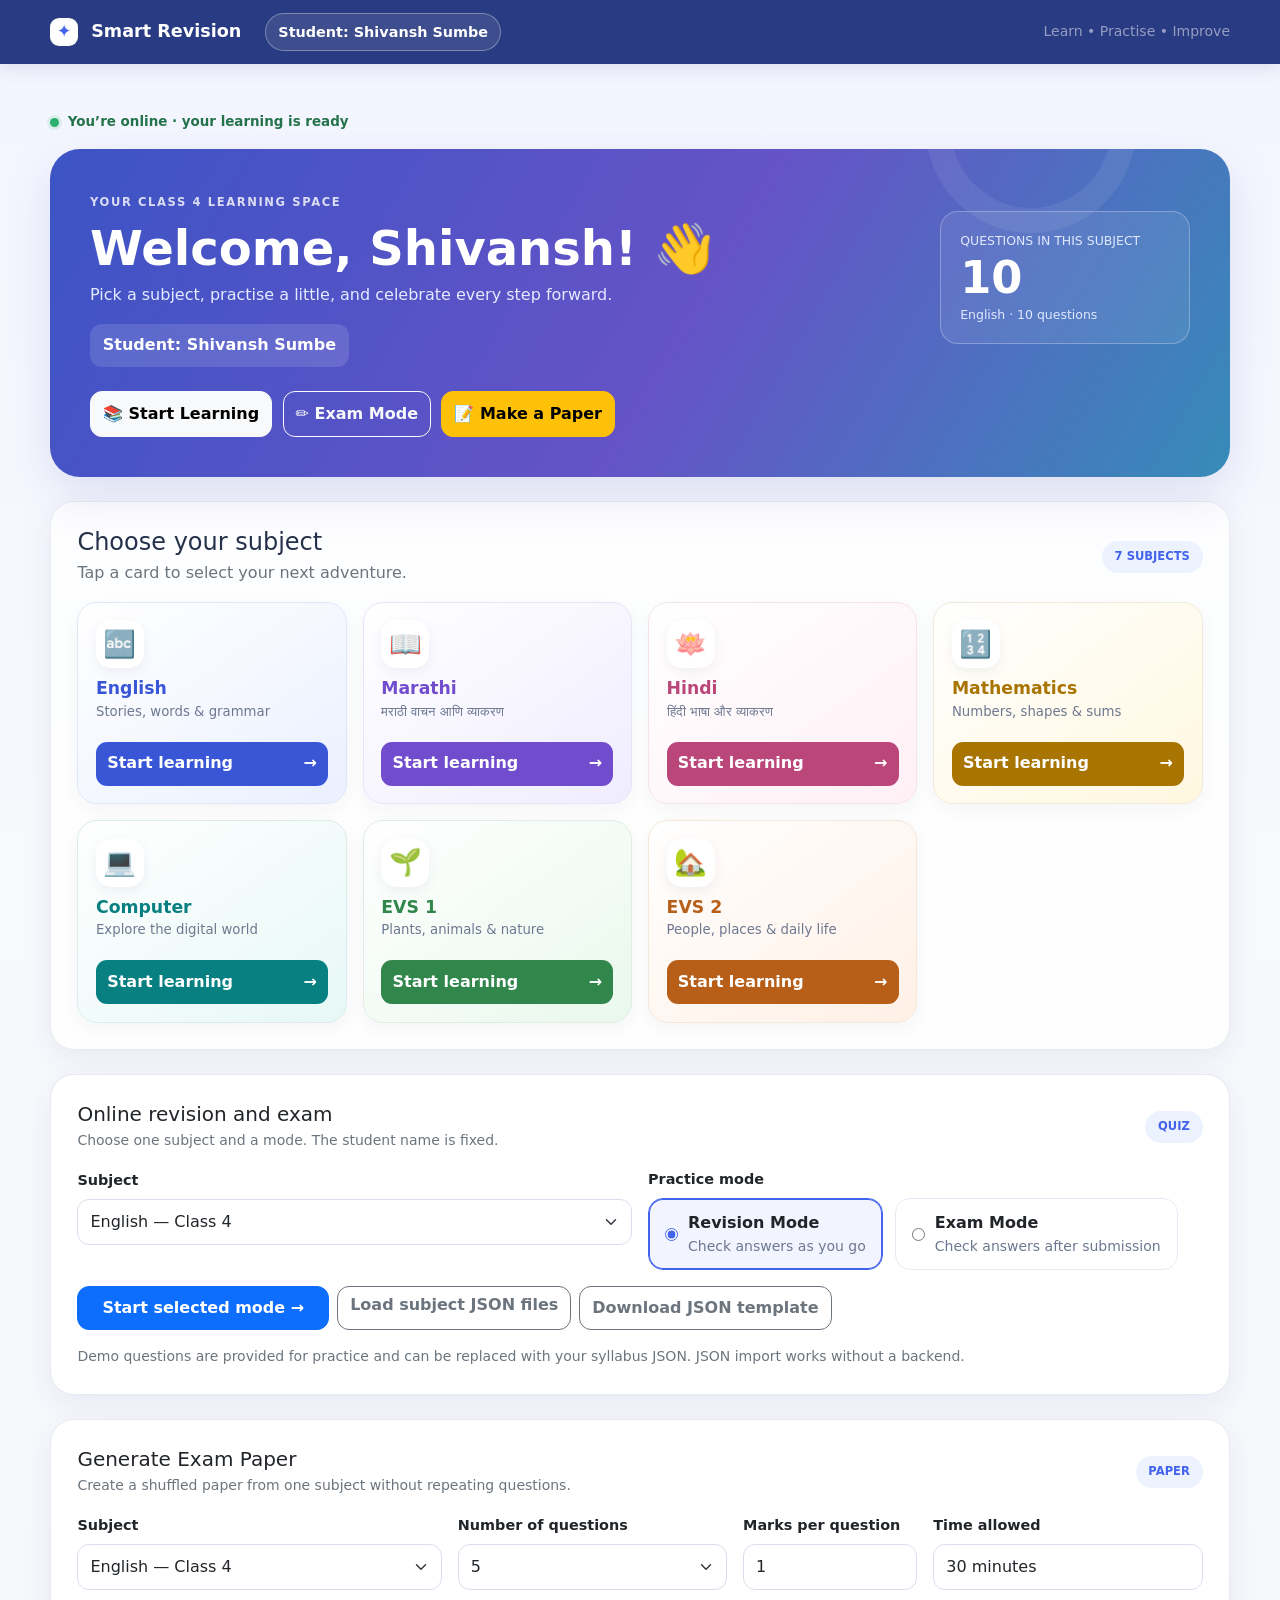
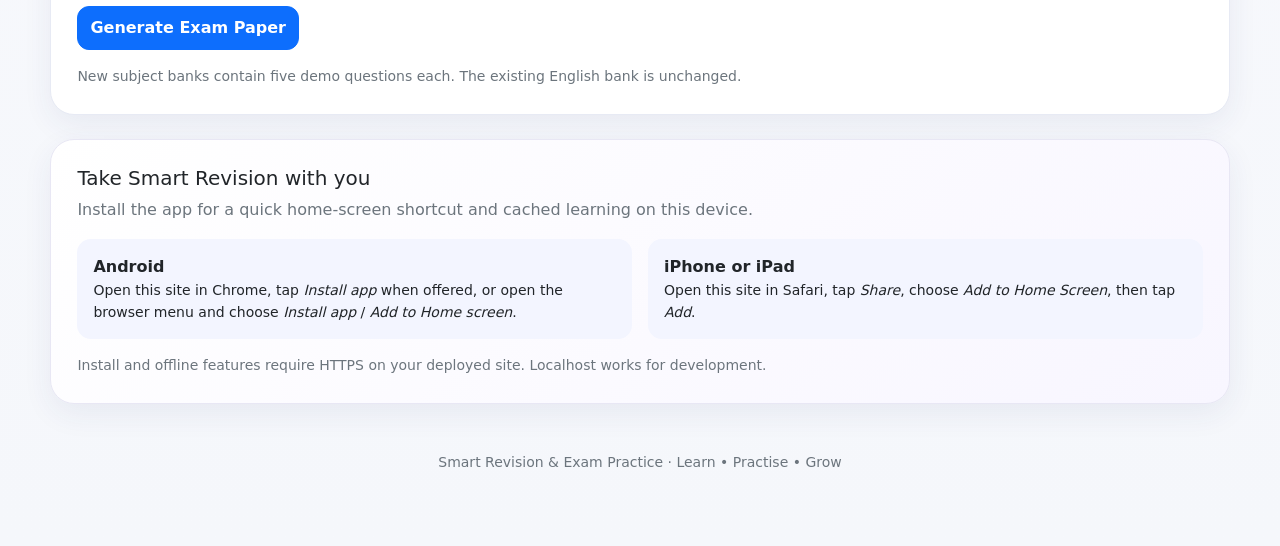
<file: index.html>
<!doctype html>
<html lang="en">
<head>
  <meta charset="utf-8"><meta name="viewport" content="width=device-width, initial-scale=1, viewport-fit=cover">
  <meta name="theme-color" content="#2457d6"><meta name="description" content="A fun, child-friendly learning and exam-practice app for school students.">
  <meta name="apple-mobile-web-app-capable" content="yes"><meta name="apple-mobile-web-app-title" content="Smart Revision"><meta name="apple-mobile-web-app-status-bar-style" content="default">
  <meta name="mobile-web-app-capable" content="yes"><meta name="color-scheme" content="light">
  <link rel="manifest" href="./manifest.webmanifest"><link rel="icon" type="image/png" sizes="192x192" href="./icons/icon-192.png"><link rel="apple-touch-icon" href="./icons/apple-touch-icon.png">
  <title>Smart Revision &amp; Exam Practice</title>
  <link href="https://cdn.jsdelivr.net/npm/bootstrap@5.3.3/dist/css/bootstrap.min.css" rel="stylesheet">
  <link href="styles.css" rel="stylesheet">
</head>
<body>
  <nav class="navbar navbar-dark app-navbar"><div class="container flex-wrap gap-2"><a class="navbar-brand fw-bold" href="#home"><span class="brand-icon" aria-hidden="true">✦</span> Smart Revision</a><span class="student-badge">Student: Shivansh Sumbe</span><div class="nav-actions"><span class="navbar-text text-white-50 small">Learn • Practise • Improve</span><button class="btn btn-light btn-sm d-none" id="installAppBtn" type="button">Install app</button></div></div></nav>
  <main class="container py-4 py-lg-5">
    <div class="connection-banner" id="connectionBanner" role="status" aria-live="polite"><span class="connection-dot" aria-hidden="true"></span><span id="connectionText">Checking connection…</span></div>
    <section class="hero-card mb-4" id="home"><div class="hero-content"><div><span class="eyebrow">YOUR CLASS 4 LEARNING SPACE</span><h1 class="display-5 fw-bold mt-2 mb-2">Welcome, Shivansh! <span aria-hidden="true">👋</span></h1><p class="mb-3 hero-copy">Pick a subject, practise a little, and celebrate every step forward.</p><strong class="hero-student">Student: Shivansh Sumbe</strong></div><div class="hero-stat"><div class="stat-label">QUESTIONS IN THIS SUBJECT</div><div class="stat-number" id="heroQuestionCount">—</div><div class="stat-note" id="questionCountSubject">Choose a subject to begin</div></div></div><div class="hero-shortcuts"><button class="btn btn-light" type="button" data-mode-shortcut="practice">📚 Start Learning</button><button class="btn btn-outline-light" type="button" data-mode-shortcut="exam">✏️ Exam Mode</button><a class="btn btn-warning" href="#generatorPanel">📝 Make a Paper</a></div></section>
    <section class="dashboard-section mb-4" aria-labelledby="subjectsHeading"><div class="section-heading mb-3"><div><h2 class="h4 mb-1" id="subjectsHeading">Choose your subject</h2><p class="text-secondary mb-0">Tap a card to select your next adventure.</p></div><span class="step-pill">7 SUBJECTS</span></div><div class="subject-grid" id="subjectCards"></div></section>
    <section class="card app-card d-none mb-4" id="lastResultCard" aria-live="polite"><div class="card-body d-flex flex-wrap align-items-center justify-content-between gap-3"><div><span class="eyebrow">YOUR LATEST RESULT</span><h2 class="h5 mt-1 mb-1" id="lastResultTitle"></h2><p class="text-secondary mb-0" id="lastResultDate"></p></div><div class="last-result-score" id="lastResultScore"></div></div></section>
    <div id="alertArea" aria-live="polite"></div>
    <section class="card app-card mb-4" id="setupPanel"><div class="card-body p-3 p-lg-4"><div class="section-heading mb-3"><div><h2 class="h5 mb-1">Online revision and exam</h2><p class="text-secondary mb-0 small">Choose one subject and a mode. The student name is fixed.</p></div><span class="step-pill">QUIZ</span></div>
      <div class="row g-3"><div class="col-12 col-md-6"><label class="form-label" for="subjectSelect">Subject</label><select class="form-select" id="subjectSelect"></select></div><div class="col-12 col-md-6"><label class="form-label d-block">Practice mode</label><div class="mode-options"><label class="mode-option"><input type="radio" name="mode" value="practice" checked><span><strong>Revision Mode</strong><small>Check answers as you go</small></span></label><label class="mode-option"><input type="radio" name="mode" value="exam"><span><strong>Exam Mode</strong><small>Check answers after submission</small></span></label></div></div>
      <div class="col-12 d-flex flex-wrap gap-2 align-items-center"><button class="btn btn-primary px-4" id="startBtn">Start selected mode <span aria-hidden="true">→</span></button><label class="btn btn-outline-secondary mb-0">Load subject JSON files<input id="jsonUpload" type="file" accept=".json,application/json" multiple hidden></label><button class="btn btn-outline-secondary" id="downloadTemplateBtn" type="button">Download JSON template</button></div><div class="col-12"><div class="small text-secondary">Demo questions are provided for practice and can be replaced with your syllabus JSON. JSON import works without a backend.</div></div></div>
    </div></section>
    <section class="card app-card mb-4" id="generatorPanel"><div class="card-body p-3 p-lg-4"><div class="section-heading mb-3"><div><h2 class="h5 mb-1">Generate Exam Paper</h2><p class="text-secondary mb-0 small">Create a shuffled paper from one subject without repeating questions.</p></div><span class="step-pill">PAPER</span></div>
      <div class="row g-3 align-items-end"><div class="col-12 col-sm-6 col-lg-4"><label class="form-label" for="paperSubjectSelect">Subject</label><select class="form-select" id="paperSubjectSelect"></select></div><div class="col-6 col-lg-3"><label class="form-label" for="questionCountSelect">Number of questions</label><select class="form-select" id="questionCountSelect"><option value="5">5</option><option value="10">10</option><option value="15">15</option><option value="20">20</option><option value="all">All Available</option></select></div><div class="col-6 col-lg-2"><label class="form-label" for="marksPerQuestion">Marks per question</label><input class="form-control" id="marksPerQuestion" type="number" min="1" max="100" step="1" value="1"></div><div class="col-12 col-sm-6 col-lg-3"><label class="form-label" for="timeAllowed">Time allowed</label><input class="form-control" id="timeAllowed" value="30 minutes"></div><div class="col-12 d-flex flex-wrap gap-2"><button class="btn btn-primary" id="generatePaperBtn" type="button">Generate Exam Paper</button><button class="btn btn-outline-primary d-none" id="printPaperBtn" type="button">Print Exam Paper</button><button class="btn btn-outline-secondary d-none" id="printAnswerKeyBtn" type="button">Print Answer Key</button></div><div class="col-12"><p class="small text-secondary mb-0" id="paperNotice" aria-live="polite">New subject banks contain five demo questions each. The existing English bank is unchanged.</p></div></div>
      <article class="exam-paper d-none mt-4" id="examPaper" aria-live="polite"></article>
    </div></section>
    <section class="card app-card d-none" id="quizPanel"><div class="card-body p-3 p-lg-4"><div class="d-flex flex-wrap justify-content-between align-items-start gap-3 mb-3"><div><div class="eyebrow" id="quizSubtitle">REVISION</div><h2 class="h4 mb-1" id="quizTitle">Practice questions</h2><div class="text-secondary small" id="studentGreeting"></div></div><button class="btn btn-outline-secondary btn-sm" id="changeSetupBtn">Back to subjects</button></div>
      <div class="d-flex justify-content-between small text-secondary mb-2"><span id="progressLabel"></span><span id="scoreLabel">Score: 0</span></div><div class="progress mb-4" role="progressbar" aria-label="Question progress" aria-valuemin="0" aria-valuemax="100" aria-valuenow="0"><div class="progress-bar" id="progressBar" style="width:0%"></div></div><div id="questionContainer"></div><div class="feedback-box mt-3 d-none" id="feedbackBox" aria-live="polite"></div>
      <div class="d-flex flex-wrap gap-2 justify-content-between mt-4"><button class="btn btn-outline-secondary" id="prevBtn">← Previous</button><div class="d-flex flex-wrap gap-2 ms-auto"><button class="btn btn-outline-primary" id="checkBtn">Check answers</button><button class="btn btn-primary" id="nextBtn">Next question →</button><button class="btn btn-success d-none" id="submitBtn">Submit paper</button></div></div>
    </div></section>
    <section class="card app-card d-none mt-4" id="resultPanel"><div class="card-body p-3 p-lg-4"><div class="result-header"><div><span class="eyebrow">REVISION REPORT</span><h2 class="h3 fw-bold mt-2 mb-1" id="resultTitle">Practice complete!</h2><p class="text-secondary mb-0" id="resultSubtitle"></p></div><div class="result-score"><div class="result-percent" id="resultPercent">0%</div><div class="small text-secondary">Your score</div></div></div><div class="row g-3 my-3" id="resultStats"></div><div class="d-flex flex-wrap gap-2 mb-3"><button class="btn btn-primary" id="retryWrongBtn">Practise wrong answers</button><button class="btn btn-outline-primary" id="retryAllBtn">Try again</button><button class="btn btn-outline-secondary" id="changeSubjectBtn">Choose another subject</button><button class="btn btn-outline-secondary" id="printBtn">Print report</button><button class="btn btn-outline-secondary" id="exportResultBtn">Download result JSON</button></div><h3 class="h5 mt-4">Answer review</h3><div id="reviewList" class="review-list"></div></div></section>
    <section class="card app-card install-help mb-4" id="installHelp"><div class="card-body"><h2 class="h5">Take Smart Revision with you</h2><p class="text-secondary">Install the app for a quick home-screen shortcut and cached learning on this device.</p><div class="install-help-grid"><div><strong>Android</strong><p class="small mb-0">Open this site in Chrome, tap <em>Install app</em> when offered, or open the browser menu and choose <em>Install app</em> / <em>Add to Home screen</em>.</p></div><div><strong>iPhone or iPad</strong><p class="small mb-0">Open this site in Safari, tap <em>Share</em>, choose <em>Add to Home Screen</em>, then tap <em>Add</em>.</p></div></div><p class="small text-secondary mt-3 mb-0">Install and offline features require HTTPS on your deployed site. Localhost works for development.</p></div></section>
    <footer class="text-center small text-secondary py-4">Smart Revision &amp; Exam Practice · Learn • Practise • Grow</footer>
  </main><script src="app.js"></script>
</body></html>
</file>
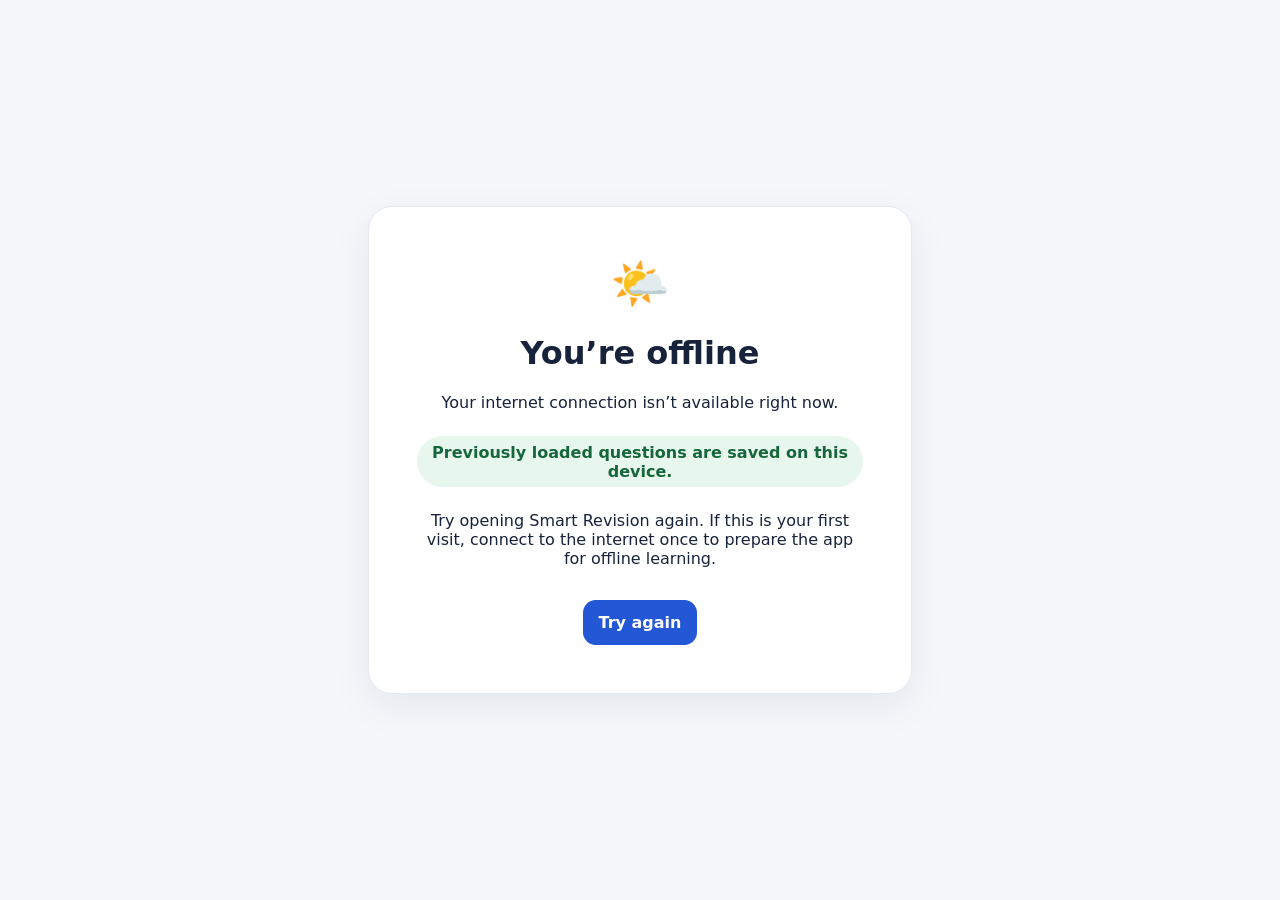
<file: offline.html>
<!doctype html>
<html lang="en">
<head>
  <meta charset="utf-8">
  <meta name="viewport" content="width=device-width, initial-scale=1">
  <meta name="theme-color" content="#2457d6">
  <title>You’re offline · Smart Revision</title>
  <style>
    :root{font-family:system-ui,-apple-system,"Segoe UI",sans-serif;color:#17233b;background:#f5f7fb}
    *{box-sizing:border-box}
    body{min-height:100vh;margin:0;display:grid;place-items:center;padding:1rem}
    main{max-width:34rem;padding:clamp(1.5rem,6vw,3rem);border:1px solid #e4e9f2;border-radius:1.5rem;background:#fff;box-shadow:0 12px 40px #17233b12;text-align:center}
    .icon{font-size:3rem}.pill{display:inline-block;margin:.5rem 0;padding:.4rem .75rem;border-radius:99px;background:#e7f7ee;color:#17663b;font-weight:700}
    a{display:inline-block;margin-top:1rem;padding:.8rem 1rem;border-radius:.8rem;background:#2457d6;color:#fff;text-decoration:none;font-weight:700}
  </style>
</head>
<body>
  <main>
    <div class="icon" aria-hidden="true">🌤️</div>
    <h1>You’re offline</h1>
    <p>Your internet connection isn’t available right now.</p>
    <p class="pill">Previously loaded questions are saved on this device.</p>
    <p>Try opening Smart Revision again. If this is your first visit, connect to the internet once to prepare the app for offline learning.</p>
    <a href="./index.html">Try again</a>
  </main>
</body>
</html>
</file>
<file: styles.css>
:root{--brand:#2457d6;--ink:#17233b;--muted:#667085;--line:#e4e9f2;--surface:#fff;--soft:#f4f7fc}*{box-sizing:border-box}body{background:#f5f7fb;color:var(--ink);font-family:Inter,ui-sans-serif,system-ui,-apple-system,"Segoe UI",sans-serif}.app-navbar{background:#172d65}.brand-icon{display:inline-grid;place-items:center;background:#fff;color:var(--brand);width:28px;height:28px;border-radius:9px;margin-right:7px}.hero-card{padding:clamp(1.25rem,3vw,2.5rem);border-radius:24px;color:#fff;background:linear-gradient(120deg,#193a91,#2457d6 65%,#5989fa);box-shadow:0 14px 38px #234a9c22}.eyebrow{font-size:.72rem;font-weight:800;letter-spacing:.14em;opacity:.8}.hero-copy{color:#e4ebff;max-width:650px}.hero-stat{padding:1.2rem;border:1px solid #ffffff44;background:#ffffff14;border-radius:18px}.stat-label,.stat-note{font-size:.78rem;color:#e0e8ff}.stat-number{font-size:2.6rem;font-weight:800;line-height:1.2}.app-card{border:1px solid var(--line);border-radius:20px;box-shadow:0 6px 22px #142b5510;overflow:hidden}.section-heading,.result-header{display:flex;align-items:center;justify-content:space-between;gap:1rem}.step-pill{background:#edf2ff;color:var(--brand);border-radius:999px;padding:.45rem .8rem;font-size:.72rem;font-weight:800}.form-label{font-size:.9rem;font-weight:650}.form-control,.form-select{min-height:44px;border-color:#d8dfeb}.mode-options{display:flex;flex-wrap:wrap;gap:12px}.mode-option{display:flex;align-items:center;gap:10px;border:1px solid var(--line);border-radius:14px;padding:12px 16px;min-width:220px;cursor:pointer;background:#fff}.mode-option input{accent-color:var(--brand)}.mode-option span{display:flex;flex-direction:column}.mode-option small{color:var(--muted)}.question-type{display:inline-block;background:#edf2ff;color:#244db4;border-radius:999px;padding:.35rem .7rem;font-size:.75rem;font-weight:750;margin-bottom:.8rem}.question-text{font-size:clamp(1.15rem,2.4vw,1.55rem);font-weight:750;line-height:1.45;margin-bottom:1.1rem}.question-item{padding:1rem;border:1px solid var(--line);border-radius:14px;background:#fff;margin-bottom:.75rem}.question-item.correct-item{border-color:#72c99a;background:#f1fbf5}.question-item.wrong-item{border-color:#f0a1a1;background:#fff6f6}.item-prompt{font-weight:650;margin-bottom:.6rem}.answer-input{max-width:100%}.feedback-box{padding:1rem;border-radius:12px;font-weight:700}.feedback-box.success{background:#eaf8ef;color:#17663b}.feedback-box.error{background:#fff0f0;color:#a32626}.progress{height:8px;border-radius:99px;background:#e7ebf3}.progress-bar{background:var(--brand);border-radius:99px}.result-score{min-width:100px;text-align:center;padding:1rem;border-radius:16px;background:#edf2ff}.result-percent{font-size:2rem;font-weight:850;color:var(--brand)}.stat-card{height:100%;padding:1rem;border:1px solid var(--line);border-radius:14px;background:#fff}.stat-card .number{font-size:1.55rem;font-weight:800}.stat-card .label{font-size:.83rem;color:var(--muted)}.review-item{padding:1rem;border:1px solid var(--line);border-radius:14px;margin-bottom:.7rem;background:#fff}.review-correct{border-left:4px solid #24a05a}.review-wrong{border-left:4px solid #dc4545}.review-question{font-weight:750;margin-bottom:.45rem}.review-answer{font-size:.92rem;margin-top:.25rem}.sub-answer-grid{display:grid;grid-template-columns:repeat(auto-fit,minmax(220px,1fr));gap:.65rem}.item-number{font-size:.78rem;color:var(--muted);font-weight:750;margin-bottom:.3rem}@media(max-width:575px){.mode-option{width:100%}.result-header{align-items:flex-start}.result-score{min-width:86px;padding:.7rem}.result-percent{font-size:1.6rem}.hero-card{border-radius:18px}}@media print{body{background:#fff}.app-navbar,#setupPanel,.hero-card,.result-header~.d-flex,#retryWrongBtn,#retryAllBtn,#printBtn,#exportResultBtn,footer{display:none!important}.app-card{box-shadow:none;border:0}.result-panel{display:block}}
.student-badge{display:inline-block;padding:.4rem .75rem;border:1px solid #ffffff55;border-radius:999px;color:#fff;font-weight:700;font-size:.9rem}.hero-student{display:inline-block;padding:.55rem .8rem;border-radius:12px;background:#ffffff20;color:#fff}.choice-list{display:grid;grid-template-columns:repeat(auto-fit,minmax(180px,1fr));gap:.6rem}.choice-option{display:flex;align-items:center;gap:.65rem;padding:.7rem .85rem;border:1px solid var(--line);border-radius:12px;background:#fff;cursor:pointer}.choice-option input{accent-color:var(--brand);width:1rem;height:1rem}.exam-paper{padding:clamp(1rem,3vw,2rem);border:1px solid var(--line);border-radius:16px;background:#fff;color:#17233b}.paper-actions{padding:1rem;margin-bottom:1.5rem;border-radius:12px;background:var(--soft)}.paper-heading{text-align:center;border-bottom:2px solid #17233b;padding-bottom:1rem;margin-bottom:1rem}.paper-school{font-weight:850;letter-spacing:.08em}.paper-demo{margin:.35rem 0;color:#9a4b00;font-size:.8rem;font-weight:800;letter-spacing:.06em}.paper-heading h2{font-size:1.5rem;font-weight:800;margin:.6rem 0}.paper-meta{display:flex;flex-wrap:wrap;justify-content:space-between;gap:.55rem 1rem;text-align:left;font-size:.92rem}.paper-instructions{margin:1rem 0 1.4rem;padding:.75rem 1rem;border:1px solid #aab2c0;border-radius:8px}.paper-instructions ol{margin:.4rem 0 0;padding-left:1.25rem}.paper-questions{padding-left:2rem}.paper-question{padding-left:.25rem;margin-bottom:1.2rem;break-inside:avoid;page-break-inside:avoid}.paper-question-text{font-weight:700;line-height:1.5}.paper-marks{font-weight:600;white-space:nowrap}.paper-options{display:grid;grid-template-columns:repeat(2,minmax(0,1fr));gap:.3rem .8rem;list-style:none;padding:0;margin:.6rem 0}.paper-writing-line{height:1.7rem;border-bottom:1px solid #8c8c8c;margin:.15rem 0}.paper-writing-line.short-line{max-width:22rem}.paper-end{text-align:center;margin-top:1.6rem;font-weight:700}.answer-key{display:none}.answer-key h2{text-align:center}.answer-key li{margin-bottom:.8rem;break-inside:avoid;page-break-inside:avoid}.key-answer{margin:.25rem 0 .5rem;padding:.35rem .5rem;border-bottom:1px solid #aaa}.paper-notice{font-size:.9rem}
@media(max-width:575px){.student-badge{font-size:.8rem}.paper-options{grid-template-columns:1fr}.paper-meta{display:grid;grid-template-columns:1fr}.exam-paper{padding:1rem}.choice-list{grid-template-columns:1fr}}
@page{size:A4 portrait;margin:14mm}
@media print{body{background:#fff!important;color:#000!important;font-family:Arial,sans-serif!important}body *{visibility:hidden!important}body:not(.print-answer-key) #examPaper,body:not(.print-answer-key) #examPaper *{visibility:visible!important}body:not(.print-answer-key) #examPaper{position:absolute;left:0;top:0;width:100%;margin:0;padding:0;border:0;border-radius:0;background:#fff;color:#000;box-shadow:none}body:not(.print-answer-key) #examPaper .no-print,body:not(.print-answer-key) #examPaper .answer-key{display:none!important}body.print-answer-key #examPaper,body.print-answer-key #examPaper *{visibility:visible!important}body.print-answer-key #examPaper{position:absolute;left:0;top:0;width:100%;margin:0;padding:0;border:0;border-radius:0;background:#fff;color:#000;box-shadow:none}body.print-answer-key #examPaper .no-print,body.print-answer-key #examPaper .student-paper{display:none!important}body.print-answer-key #examPaper .answer-key{display:block!important}#examPaper .paper-demo{color:#000}.paper-question,.answer-key li{break-inside:avoid;page-break-inside:avoid}.paper-heading{border-color:#000}.paper-writing-line{border-color:#555}}
@media print{body.print-report #examPaper{display:none!important}body.print-report #resultPanel,body.print-report #resultPanel *{visibility:visible!important}body.print-report #resultPanel{position:absolute;left:0;top:0;width:100%;margin:0;padding:0;border:0;border-radius:0;background:#fff;color:#000;box-shadow:none}}
:root{--brand:#4263eb;--ink:#25314a;--muted:#6d7890;--line:#e7eaf4;--surface:#fff;--soft:#f7f8fe;--purple:#7757d6;--teal:#139b9a;--yellow:#d6930a;--radius-card:24px;--shadow-card:0 10px 30px #283b7012;--space-card:clamp(1rem,3vw,1.65rem);--focus-ring:0 0 0 .22rem #4263eb40}
html{scroll-behavior:smooth;scroll-padding-top:1rem}body{background:linear-gradient(180deg,#f3f5ff 0,#f8f9fd 40%,#f5f7fb 100%);color:var(--ink);font-size:16px;line-height:1.55}.container{width:min(100% - 1.5rem,1180px);max-width:1180px;padding-right:0;padding-left:0}.app-navbar{position:sticky;top:0;z-index:20;min-height:64px;background:#293b82;box-shadow:0 4px 18px #1d2a501c}.app-navbar .container{width:min(100% - 1.5rem,1180px)}.navbar-brand{font-size:1.1rem}.nav-actions{display:flex;align-items:center;gap:.7rem;margin-left:auto}.student-badge{background:#ffffff18;padding:.45rem .75rem}.hero-card{position:relative;overflow:hidden;padding:clamp(1.25rem,4vw,2.5rem);border-radius:30px;background:linear-gradient(120deg,#3c54c5 0%,#6553c7 54%,#378bb9 100%);box-shadow:0 18px 48px #3e4ba822}.hero-card:after{content:"";position:absolute;width:210px;height:210px;right:8%;top:-126px;border:25px solid #ffffff12;border-radius:50%;pointer-events:none}.hero-content{position:relative;z-index:1;display:grid;grid-template-columns:minmax(0,1fr) minmax(180px,250px);align-items:center;gap:1.5rem}.hero-card h1{font-size:clamp(1.9rem,4.5vw,3rem);line-height:1.12}.hero-stat{min-width:0}.stat-number{font-size:clamp(2rem,4vw,2.8rem)}.hero-shortcuts{display:flex;flex-wrap:wrap;gap:.65rem;margin-top:1.5rem}.hero-shortcuts .btn{min-height:46px;display:inline-flex;align-items:center;justify-content:center;font-weight:700}.dashboard-section{padding:var(--space-card);border:1px solid #e9eaf4;border-radius:var(--radius-card);background:#ffffffcf;box-shadow:var(--shadow-card)}.subject-grid{display:grid;grid-template-columns:repeat(auto-fit,minmax(min(100%,230px),1fr));gap:1rem}.subject-card{--subject-bg:#edf1ff;--subject-ink:#304fc0;display:flex;min-width:0;min-height:178px;flex-direction:column;align-items:flex-start;gap:.6rem;padding:1.1rem;border:1px solid color-mix(in srgb,var(--subject-ink) 15%,white);border-radius:20px;background:linear-gradient(145deg,#fff,var(--subject-bg));box-shadow:0 6px 18px #25355c0b;transition:transform .18s ease,box-shadow .18s ease,border-color .18s ease}.subject-card:hover{transform:translateY(-3px);box-shadow:0 12px 26px #25355c17}.subject-card-selected{border:2px solid var(--subject-ink);box-shadow:0 0 0 3px color-mix(in srgb,var(--subject-ink) 12%,transparent)}.subject-blue{--subject-bg:#eaf0ff;--subject-ink:#3856d6}.subject-purple{--subject-bg:#f0ecff;--subject-ink:#714dce}.subject-pink{--subject-bg:#fff0f6;--subject-ink:#bb467a}.subject-yellow{--subject-bg:#fff7df;--subject-ink:#a87503}.subject-teal{--subject-bg:#e6f8f6;--subject-ink:#087f80}.subject-green{--subject-bg:#e9f8ec;--subject-ink:#31864b}.subject-orange{--subject-bg:#fff0e5;--subject-ink:#b75f18}.subject-icon{display:grid;width:48px;height:48px;place-items:center;border-radius:15px;background:#fff;font-size:1.65rem;box-shadow:0 4px 12px #25355c10}.subject-card-copy{min-height:3.4rem}.subject-card h3{margin:0;color:var(--subject-ink);font-size:1.08rem;font-weight:800}.subject-card p{margin:.2rem 0 0;color:var(--muted);font-size:.83rem}.subject-start-btn{display:flex;width:100%;min-height:44px;align-items:center;justify-content:space-between;margin-top:auto;padding:.45rem .7rem;border:0;border-radius:11px;background:var(--subject-ink);color:#fff;font-weight:750}.subject-start-btn:hover{filter:brightness(.95)}.connection-banner{display:flex;align-items:center;gap:.55rem;margin:0 0 1rem;color:#25734b;font-size:.84rem;font-weight:650}.connection-banner.is-offline{color:#9a5b0c}.connection-dot{width:9px;height:9px;border-radius:50%;background:#2baf6e;box-shadow:0 0 0 3px #2baf6e20}.is-offline .connection-dot{background:#dc932c;box-shadow:0 0 0 3px #dc932c20}.app-card{border-radius:var(--radius-card);box-shadow:var(--shadow-card);background:var(--surface)}.app-card .card-body{padding:var(--space-card)!important}.form-control,.form-select{min-height:46px;border-radius:12px;font-size:1rem}.form-control:focus,.form-select:focus,.btn:focus-visible,.choice-option:focus-within{border-color:var(--brand);box-shadow:var(--focus-ring);outline:0}.btn{min-height:44px;border-radius:12px;font-weight:650}.btn-sm{min-height:40px}.mode-option{min-height:64px;border-radius:15px}.mode-option:has(input:checked){border-color:var(--brand);background:#f2f4ff;box-shadow:inset 0 0 0 1px var(--brand)}.question-item{padding:clamp(1rem,3vw,1.35rem);border-radius:17px;box-shadow:0 3px 14px #18274d08}.question-item.correct-item{animation:answer-pop .22s ease-out}.choice-option{min-height:52px;border-radius:14px;transition:background-color .14s ease,border-color .14s ease}.choice-option:has(input:checked){border-color:var(--brand);background:#f0f3ff;box-shadow:inset 0 0 0 1px var(--brand)}.answer-input{min-height:48px}.feedback-box{border-radius:16px}.progress{height:10px}.progress-bar{background:linear-gradient(90deg,#4263eb,#8256d8)}.last-result-score{min-width:84px;padding:.6rem 1rem;border-radius:16px;background:#eaf8ef;color:#17663b;font-size:1.6rem;font-weight:850;text-align:center}.install-help{border-color:#e8e7f4;background:linear-gradient(140deg,#fff,#f8f6ff)}.install-help-grid{display:grid;grid-template-columns:repeat(2,minmax(0,1fr));gap:1rem}.install-help-grid>div{padding:1rem;border-radius:14px;background:#f3f5ff}.exam-paper{border-radius:18px}.paper-subquestion{margin-top:.4rem}.paper-item-prompt{font-weight:600}.paper-writing-line{height:1.8rem}.paper-questions{margin-bottom:0}.paper-question{padding-top:.25rem}.answer-feedback{font-weight:750}.app-card,.dashboard-section{scroll-margin-top:80px}.alert{border-radius:14px}.subject-card,.btn,.choice-option{-webkit-tap-highlight-color:transparent}
@keyframes answer-pop{0%{transform:scale(.99)}70%{transform:scale(1.008)}100%{transform:scale(1)}}
@media(min-width:1500px){.subject-grid{grid-template-columns:repeat(4,minmax(0,1fr))}}
@media(max-width:767.98px){.hero-content{grid-template-columns:1fr}.hero-stat{display:grid;grid-template-columns:1fr auto;align-items:center;gap:.15rem 1rem;padding:.8rem 1rem}.hero-stat .stat-number{grid-column:2;grid-row:1/3}.hero-stat .stat-note{grid-column:1}.hero-shortcuts .btn{flex:1 1 145px}.subject-grid{grid-template-columns:repeat(auto-fit,minmax(min(100%,210px),1fr))}.nav-actions .navbar-text{display:none}.section-heading{align-items:flex-start}.mode-options{display:grid;grid-template-columns:repeat(2,minmax(0,1fr))}.mode-option{min-width:0;padding:.75rem}.paper-meta{grid-template-columns:repeat(2,minmax(0,1fr))}}
@media(max-width:575.98px){.container{width:min(100% - 1.1rem,1180px)}.app-navbar .container{width:min(100% - 1.1rem,1180px)}.navbar-brand{margin-right:0}.student-badge{margin-left:auto;padding:.4rem .6rem;font-size:.78rem}.hero-card{border-radius:23px}.hero-shortcuts{display:grid;grid-template-columns:1fr 1fr}.hero-shortcuts .btn{padding:.6rem .5rem;font-size:.88rem}.hero-shortcuts .btn:last-child{grid-column:1/-1}.subject-grid{grid-template-columns:repeat(2,minmax(0,1fr));gap:.65rem}.subject-card{min-height:164px;padding:.8rem;border-radius:16px}.subject-card-copy{min-height:3.1rem}.subject-card h3{font-size:.96rem}.subject-card p{font-size:.75rem}.subject-start-btn{padding:.4rem .55rem;font-size:.8rem}.subject-icon{width:42px;height:42px;border-radius:13px;font-size:1.4rem}.mode-options{grid-template-columns:1fr}.mode-option{width:100%}.install-help-grid{grid-template-columns:1fr}.paper-options{grid-template-columns:1fr}.paper-meta{grid-template-columns:1fr}.result-header{align-items:flex-start}.result-score{min-width:86px;padding:.7rem}.result-percent{font-size:1.6rem}}
@media(max-width:360px){.subject-grid{grid-template-columns:1fr}.subject-card{min-height:140px}.hero-shortcuts{grid-template-columns:1fr}.hero-shortcuts .btn:last-child{grid-column:auto}.student-badge{font-size:.72rem}.paper-heading h2{font-size:1.25rem}}
@media(orientation:landscape) and (max-height:520px){.app-navbar{position:relative}.hero-card{padding:1rem}.hero-content{grid-template-columns:minmax(0,1fr) 200px}.hero-shortcuts{margin-top:.8rem}}
@media(prefers-reduced-motion:reduce){*,*::before,*::after{scroll-behavior:auto!important;animation-duration:.01ms!important;animation-iteration-count:1!important;transition-duration:.01ms!important}}
</file>
